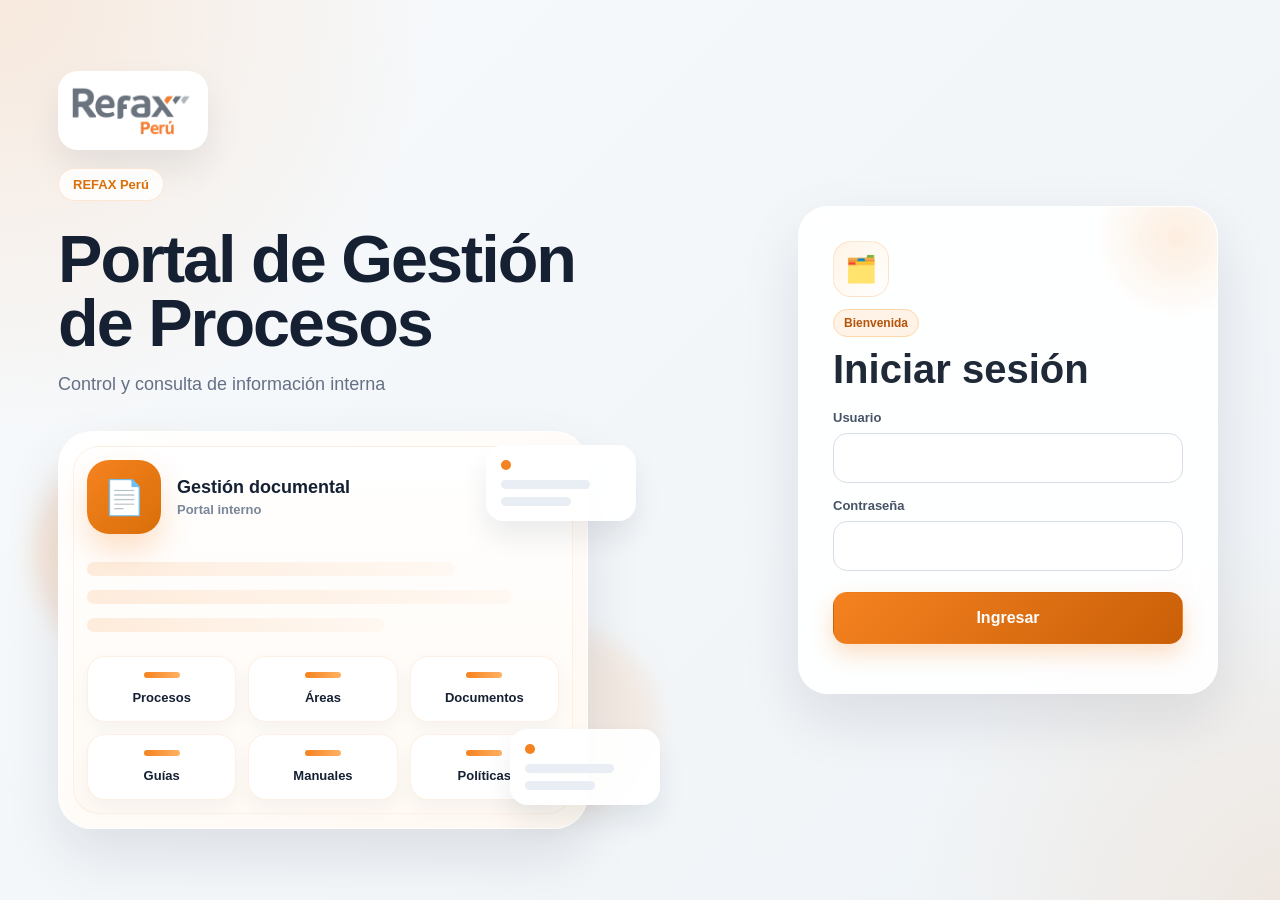
<file: docs/index.html>
<!doctype html><html lang="es"><head><meta charset="utf-8"><meta name="viewport" content="width=device-width,initial-scale=1"><title>Portal de Procesos REFAX</title><link rel="icon" type="image/svg+xml" href="assets/img/favicon-docs.svg"><meta name="theme-color" content="#f58220"></head><body><script>location.replace(sessionStorage.getItem('portal_procesos_access_token')?'dashboard.html':'login.html')</script></body></html>
</file>
<file: docs/assets/css/estilos.css>
:root {
  --primary: #f58220;
  --primary-strong: #c95f08;
  --primary-soft: #fff3e7;
  --primary-border: #fed7aa;
  --ink-900: #1b1f24;
  --ink-800: #2c3440;
  --ink-700: #4a5565;
  --ink-600: #667085;
  --ink-500: #8c97a6;
  --line: #e7ebf0;
  --line-strong: #d8dee6;
  --surface: #ffffff;
  --surface-soft: #f7f9fc;
  --bg: #f3f5f8;
  --shadow-sm: 0 6px 18px rgba(16, 24, 40, 0.06);
  --shadow-md: 0 16px 40px rgba(16, 24, 40, 0.1);
  --radius-lg: 22px;
  --radius-md: 16px;
  --radius-sm: 12px;
  --success-bg: #dcfce7;
  --success-text: #166534;
  --warning-bg: #fff2d6;
  --warning-text: #9a5800;
  --danger-bg: #fff1e8;
  --danger-text: #b45309;
}

* { box-sizing: border-box; }
html { scroll-behavior: smooth; }
body {
  margin: 0;
  background: linear-gradient(180deg, #f8fafc 0%, #f3f5f8 100%);
  color: var(--ink-800);
  font-family: Inter, Arial, Helvetica, sans-serif;
}
img { max-width: 100%; display: block; }
a { color: inherit; }
button, input, select, textarea { font: inherit; }
[hidden] { display: none !important; }

/* ===== App layout ===== */
body.with-sidebar { min-height: 100vh; }
.mobile-menu-btn { display: none; }
.app-sidebar {
  position: fixed;
  inset: 0 auto 0 0;
  width: 284px;
  background: linear-gradient(180deg, #171b22 0%, #222833 100%);
  color: #fff;
  padding: 18px 16px;
  box-shadow: 14px 0 38px rgba(15, 23, 42, 0.16);
  z-index: 30;
  display: flex;
  flex-direction: column;
  transition: width 0.25s ease, transform 0.25s ease;
}
.app-sidebar.collapsed { width: 94px; }
.sidebar-top { display: flex; align-items: center; justify-content: space-between; gap: 10px; margin-bottom: 18px; }
.brand {
  display: flex;
  align-items: center;
  gap: 12px;
  min-width: 0;
  flex: 1;
  background: rgba(255,255,255,0.04);
  border: 1px solid rgba(255,255,255,0.08);
  border-radius: 18px;
  padding: 10px;
}
.brand img {
  width: 70px;
  height: 46px;
  object-fit: contain;
  background: #fff;
  border-radius: 12px;
  padding: 6px;
  flex-shrink: 0;
}
.brand-copy { display: flex; flex-direction: column; min-width: 0; }
.brand-copy b { font-size: 14px; line-height: 1.25; }
.brand-copy small { color: #b8c0cc; font-size: 12px; }
.sidebar-toggle {
  width: 38px;
  height: 38px;
  border: none;
  border-radius: 12px;
  cursor: pointer;
  background: rgba(255,255,255,0.08);
  color: #fff;
  font-size: 22px;
  transition: background 0.2s ease, transform 0.2s ease;
}
.sidebar-toggle:hover { background: var(--primary); transform: translateY(-1px); }
.sidebar-scroll { overflow: auto; padding-right: 4px; }
.sidebar-scroll::-webkit-scrollbar { width: 7px; }
.sidebar-scroll::-webkit-scrollbar-thumb { background: rgba(255,255,255,0.12); border-radius: 100px; }
.nav-section { margin-top: 12px; }
.nav-section-title {
  color: #9aa4b2;
  font-size: 11px;
  text-transform: uppercase;
  letter-spacing: 0.12em;
  padding: 8px 12px 10px;
}
.app-sidebar nav { display: grid; gap: 6px; }
.app-sidebar nav a {
  display: flex;
  align-items: center;
  gap: 12px;
  text-decoration: none;
  color: #d8dee9;
  padding: 12px 13px;
  border-radius: 14px;
  transition: background 0.2s ease, transform 0.2s ease, color 0.2s ease;
  position: relative;
}
.app-sidebar nav a:hover { background: rgba(245,130,32,0.14); color: #fff; transform: translateX(2px); }
.app-sidebar nav a.active {
  background: linear-gradient(90deg, rgba(245,130,32,0.22) 0%, rgba(245,130,32,0.15) 100%);
  color: #fff;
  box-shadow: inset 0 0 0 1px rgba(245,130,32,0.22);
}
.app-sidebar nav a.active::before {
  content: "";
  position: absolute;
  left: -8px;
  top: 10px;
  bottom: 10px;
  width: 4px;
  border-radius: 99px;
  background: var(--primary);
}
.nav-icon {
  width: 22px;
  min-width: 22px;
  display: inline-flex;
  justify-content: center;
  align-items: center;
  font-size: 18px;
}
.nav-label, .brand-copy { transition: opacity 0.2s ease; }
.app-sidebar.collapsed .nav-label,
.app-sidebar.collapsed .brand-copy,
.app-sidebar.collapsed .nav-section-title,
.app-sidebar.collapsed .side-user-copy,
.app-sidebar.collapsed .logout-btn .nav-label { display: none; }
.app-sidebar.collapsed nav a { justify-content: center; }
.app-sidebar.collapsed .brand { padding: 8px; justify-content: center; }
.app-sidebar.collapsed .brand img { width: 56px; }
.app-sidebar.collapsed .side-user { align-items: center; }
.app-sidebar.collapsed .logout-btn { width: 42px; padding: 10px; justify-content: center; }
.side-user {
  margin-top: auto;
  padding: 14px;
  border: 1px solid rgba(255,255,255,0.09);
  border-radius: 18px;
  background: rgba(255,255,255,0.05);
  display: grid;
  grid-template-columns: auto 1fr auto;
  align-items: center;
  gap: 10px;
}
.side-user-icon {
  width: 42px;
  height: 42px;
  border-radius: 14px;
  display: grid;
  place-items: center;
  background: linear-gradient(135deg, var(--primary) 0%, var(--primary-strong) 100%);
  font-weight: 800;
}
.side-user-copy { min-width: 0; }
.side-user-copy b { display:block; font-size: 14px; white-space: nowrap; overflow: hidden; text-overflow: ellipsis; }
.side-user-copy small { color: #b8c0cc; }
.logout-btn {
  border: none;
  background: rgba(255,255,255,0.06);
  color: #fff;
  width: auto;
  border-radius: 12px;
  cursor: pointer;
  display: inline-flex;
  align-items: center;
  gap: 8px;
  padding: 10px 12px;
}
.logout-btn:hover { background: var(--primary); }

.page {
  margin-left: 284px;
  min-height: 100vh;
  padding: 24px;
  transition: margin-left 0.25s ease;
}
body.sidebar-collapsed .page { margin-left: 94px; }
.page-utility {
  display: flex;
  justify-content: space-between;
  align-items: center;
  gap: 14px;
  margin-bottom: 18px;
  flex-wrap: wrap;
}
.breadcrumbs {
  display: inline-flex;
  align-items: center;
  gap: 8px;
  padding: 8px 14px;
  border-radius: 999px;
  background: rgba(255,255,255,0.88);
  border: 1px solid var(--line);
  color: var(--ink-600);
  font-size: 13px;
  box-shadow: var(--shadow-sm);
}
.breadcrumbs b { color: var(--ink-800); }
.utility-right { display: flex; gap: 10px; flex-wrap: wrap; }
.pill {
  display: inline-flex;
  align-items: center;
  gap: 8px;
  padding: 8px 14px;
  border-radius: 999px;
  border: 1px solid var(--line);
  background: rgba(255,255,255,0.88);
  box-shadow: var(--shadow-sm);
  color: var(--ink-700);
  font-size: 13px;
}
.pill strong { color: var(--ink-900); }
.pill-accent { background: var(--primary-soft); color: var(--danger-text); border-color: var(--primary-border); }

.page-head {
  display: flex;
  justify-content: space-between;
  align-items: flex-start;
  gap: 18px;
  padding: 28px;
  border-radius: var(--radius-lg);
  background: linear-gradient(135deg, #ffffff 0%, #fff7ef 100%);
  border: 1px solid var(--line);
  box-shadow: var(--shadow-sm);
  margin-bottom: 18px;
}
.page-head h1 { margin: 0; font-size: 30px; color: var(--ink-900); }
.page-head .muted { max-width: 780px; }
.page-head-actions { display: flex; gap: 10px; align-items: center; flex-wrap: wrap; }
.eyebrow {
  display: inline-flex;
  align-items: center;
  gap: 7px;
  background: var(--primary-soft);
  color: var(--danger-text);
  border: 1px solid var(--primary-border);
  border-radius: 999px;
  padding: 6px 10px;
  font-size: 12px;
  font-weight: 700;
  margin-bottom: 10px;
}
.muted { color: var(--ink-600); line-height: 1.6; }

.page-stats {
  display: grid;
  grid-template-columns: repeat(4, minmax(0, 1fr));
  gap: 14px;
  margin-bottom: 18px;
}
.stat-card,
.metric {
  background: var(--surface);
  border: 1px solid var(--line);
  border-radius: 20px;
  padding: 18px 20px;
  box-shadow: var(--shadow-sm);
  position: relative;
  overflow: hidden;
}
.stat-card::before,
.metric::before {
  content: "";
  position: absolute;
  inset: 0 auto auto 0;
  width: 100%;
  height: 4px;
  background: linear-gradient(90deg, var(--primary) 0%, var(--primary-strong) 100%);
}
.stat-label,
.metric { color: var(--ink-700); }
.stat-card strong,
.metric strong { display: block; font-size: 32px; margin-top: 10px; color: var(--ink-900); }
.stat-sub { color: var(--ink-500); font-size: 13px; margin-top: 6px; }
.metrics {
  display: grid;
  grid-template-columns: repeat(4, minmax(0, 1fr));
  gap: 14px;
  margin-bottom: 18px;
}
.metric:nth-child(1)::before { background: linear-gradient(90deg, #f58220 0%, #ff9f52 100%); }
.metric:nth-child(2)::before { background: linear-gradient(90deg, #202939 0%, #3f4f68 100%); }
.metric:nth-child(3)::before { background: linear-gradient(90deg, #d97706 0%, #f59e0b 100%); }
.metric:nth-child(4)::before { background: linear-gradient(90deg, #0f766e 0%, #14b8a6 100%); }

.grid2 { display: grid; grid-template-columns: 1.5fr 1fr; gap: 18px; }
.grid3 { display: grid; grid-template-columns: repeat(3, 1fr); gap: 18px; }
.panel {
  background: var(--surface);
  border: 1px solid var(--line);
  border-radius: var(--radius-lg);
  padding: 22px;
  box-shadow: var(--shadow-sm);
}
.panel h3, .panel h2 { margin: 0 0 6px; color: var(--ink-900); }
.panel-desc { color: var(--ink-600); font-size: 14px; margin-bottom: 16px; }
.panel-header {
  display: flex;
  align-items: flex-start;
  justify-content: space-between;
  gap: 12px;
  margin-bottom: 16px;
}
.panel-header h3 { margin-bottom: 0; }

.filters {
  display: grid;
  grid-template-columns: minmax(0, 1.25fr) repeat(3, minmax(150px, .78fr)) auto;
  gap: 12px;
  align-items: end;
  margin-bottom: 16px;
}
.filters.filters-simple { grid-template-columns: 1fr auto; }
.input,
select,
textarea {
  width: 100%;
  min-height: 46px;
  border-radius: 14px;
  border: 1px solid var(--line-strong);
  background: #fff;
  color: var(--ink-800);
  padding: 12px 14px;
  outline: none;
  transition: border-color 0.2s ease, box-shadow 0.2s ease, background 0.2s ease;
}
textarea { min-height: 110px; resize: vertical; }
.input:focus,
select:focus,
textarea:focus {
  border-color: rgba(245,130,32,0.65);
  box-shadow: 0 0 0 4px rgba(245,130,32,0.12);
}
label { display: grid; gap: 8px; color: var(--ink-700); font-weight: 600; font-size: 14px; }
small.muted { font-size: 12px; }

.btn {
  min-height: 46px;
  border-radius: 14px;
  border: 1px solid transparent;
  padding: 0 16px;
  cursor: pointer;
  display: inline-flex;
  align-items: center;
  justify-content: center;
  gap: 8px;
  font-weight: 700;
  text-decoration: none;
  transition: transform 0.15s ease, box-shadow 0.2s ease, background 0.2s ease, border-color 0.2s ease;
}
.btn:hover { transform: translateY(-1px); }
.btn:disabled { opacity: 0.65; cursor: not-allowed; transform: none; }
.btn-primary {
  background: linear-gradient(135deg, var(--primary) 0%, var(--primary-strong) 100%);
  color: #fff;
  box-shadow: 0 10px 22px rgba(245,130,32,0.25);
}
.btn-primary:hover { box-shadow: 0 16px 28px rgba(245,130,32,0.32); }
.btn-secondary {
  background: #fff;
  border-color: var(--line-strong);
  color: var(--ink-800);
}
.btn-secondary:hover { border-color: #c3cad4; background: #f8fafc; }
.btn-danger {
  background: #6f3a11;
  border-color: #6f3a11;
  color: #fff;
}
.btn-danger:hover { background: #5d2e0b; border-color: #5d2e0b; }
.btn-ghost { background: transparent; border-color: var(--line-strong); color: var(--ink-700); }
.btn-sm { min-height: 36px; border-radius: 12px; padding: 0 12px; font-size: 13px; }
.action-row { display: flex; gap: 8px; flex-wrap: wrap; }

.readonly-note,
.security-note,
.info-banner {
  margin-bottom: 18px;
  border-radius: 18px;
  padding: 16px 18px;
  background: linear-gradient(135deg, #fff7ed 0%, #fff 100%);
  border: 1px solid var(--primary-border);
  color: var(--danger-text);
  box-shadow: var(--shadow-sm);
}
.readonly-note strong,
.security-note strong,
.info-banner strong { color: #9a3412; }

.table-wrap {
  overflow: auto;
  border: 1px solid var(--line);
  border-radius: 18px;
  background: linear-gradient(180deg, #fff 0%, #fbfcfe 100%);
}
.table {
  width: 100%;
  border-collapse: collapse;
  min-width: 860px;
}
.table th {
  position: sticky;
  top: 0;
  z-index: 1;
  background: #fbfcfd;
  color: var(--ink-600);
  font-size: 12px;
  text-transform: uppercase;
  letter-spacing: 0.04em;
  text-align: left;
  padding: 14px 16px;
  border-bottom: 1px solid var(--line);
}
.table td {
  padding: 16px;
  border-bottom: 1px solid var(--line);
  vertical-align: top;
}
.table tbody tr:nth-child(even) { background: rgba(248,250,252,0.66); }
.table tbody tr:hover { background: rgba(255,243,231,0.45); }
.table tbody tr:last-child td { border-bottom: none; }
.table b { color: var(--ink-900); }
.cell-title { display: flex; flex-direction: column; gap: 4px; }
.cell-title strong, .cell-title b { font-size: 14px; }
.cell-sub { color: var(--ink-500); font-size: 12px; line-height: 1.45; }
.badge, .badge-red, .status-active, .status-inactive, .tag {
  display: inline-flex;
  align-items: center;
  justify-content: center;
  padding: 6px 10px;
  border-radius: 999px;
  font-size: 12px;
  font-weight: 700;
}
.badge { background: #eef2f6; color: var(--ink-700); }
.badge-red { background: var(--primary-soft); color: var(--danger-text); }
.status-active { background: var(--success-bg); color: var(--success-text); }
.status-inactive { background: #edf1f5; color: var(--ink-700); }
.tag-dark { background: #eef2ff; color: #3730a3; }
.tag-doc { background: #ecfeff; color: #155e75; }
.source-note { margin-top: 4px; color: var(--ink-500); font-size: 12px; }

.doc-links { display: flex; flex-wrap: wrap; gap: 8px; }
.doc-link {
  text-decoration: none;
  display: inline-flex;
  align-items: center;
  gap: 6px;
  padding: 7px 10px;
  border-radius: 12px;
  border: 1px solid #dbe4ef;
  background: #fff;
  color: var(--ink-700);
  font-size: 12px;
  font-weight: 700;
}
.doc-link:hover { border-color: var(--primary); color: var(--primary-strong); background: var(--primary-soft); }
.doc-link.primary { background: var(--primary-soft); border-color: var(--primary-border); color: var(--danger-text); }
.password-protected { color: var(--ink-600); font-weight: 700; }
.password-protected small { color: var(--ink-500); }
.user-actions { display: flex; flex-wrap: wrap; gap: 8px; }

.form-grid {
  display: grid;
  grid-template-columns: repeat(2, minmax(0, 1fr));
  gap: 16px;
}
.form-grid .full { grid-column: 1 / -1; }
.toolbar,
.credential-actions {
  display: flex;
  gap: 10px;
  flex-wrap: wrap;
  justify-content: flex-end;
}

.modal {
  position: fixed;
  inset: 0;
  z-index: 60;
  display: grid;
  place-items: center;
  background: rgba(15, 23, 42, 0.52);
  padding: 24px;
}
.modal-card {
  width: min(760px, 100%);
  max-height: min(88vh, 900px);
  overflow: auto;
  background: #fff;
  border-radius: 24px;
  border: 1px solid rgba(255,255,255,0.3);
  box-shadow: var(--shadow-md);
  padding: 24px;
}
.modal-card h2 { margin-top: 0; color: var(--ink-900); }
.modal-sm { width: min(540px, 100%); }
.credential-card { text-align: center; }
.credential-icon {
  width: 66px; height: 66px; border-radius: 20px; margin: 0 auto 12px;
  display: grid; place-items: center; font-size: 30px; background: var(--primary-soft); color: var(--danger-text);
}
.credential-box {
  display: grid;
  gap: 10px;
  text-align: left;
  margin: 18px 0 22px;
}
.credential-box > div {
  background: var(--surface-soft);
  border: 1px solid var(--line);
  border-radius: 16px;
  padding: 14px 16px;
}
.credential-box span { display: block; color: var(--ink-500); font-size: 12px; margin-bottom: 5px; }
.credential-box strong { color: var(--ink-900); word-break: break-word; }

.loading-block,
.loading-cell {
  display: flex;
  align-items: center;
  justify-content: center;
  gap: 10px;
  padding: 28px;
  color: var(--ink-600);
}
.loading-cell { text-align: center; }
.spinner {
  width: 18px;
  height: 18px;
  border-radius: 999px;
  border: 3px solid rgba(245,130,32,0.25);
  border-top-color: var(--primary);
  animation: spin 0.8s linear infinite;
}
@keyframes spin { to { transform: rotate(360deg); } }
.empty {
  padding: 26px 12px;
  text-align: center;
  color: var(--ink-500);
}
.message {
  margin-bottom: 18px;
  padding: 14px 16px;
  border-radius: 16px;
  border: 1px solid transparent;
  box-shadow: var(--shadow-sm);
}
.message.ok { background: #ecfdf3; color: #027a48; border-color: #abefc6; }
.message.error { background: #fff4ed; color: #c2410c; border-color: #fdba74; }

.bars { display: grid; gap: 12px; }
.bar-row {
  display: grid;
  grid-template-columns: minmax(120px, 0.8fr) 1fr auto;
  gap: 12px;
  align-items: center;
}
.bar-row span { color: var(--ink-700); font-size: 13px; }
.bar-row b { color: var(--ink-900); }
.bar-track {
  height: 12px;
  border-radius: 999px;
  background: #eef2f7;
  overflow: hidden;
}
.bar-fill {
  height: 100%;
  border-radius: inherit;
  background: linear-gradient(90deg, var(--primary) 0%, #ffb16a 100%);
}

.quick-list { display: grid; gap: 12px; }
.quick-item {
  border: 1px solid var(--line);
  border-radius: 16px;
  padding: 14px 16px;
  background: linear-gradient(180deg, #fff 0%, #fbfcfe 100%);
}
.quick-item strong { color: var(--ink-900); display: block; margin-bottom: 4px; }
.quick-item small { color: var(--ink-500); }

/* =========================
   LOGIN CORPORATIVO REFAX
========================= */
.login-corporate-shell {
  min-height: 100vh;
  display: grid;
  grid-template-columns: 1.15fr 0.85fr;
  background:
    radial-gradient(circle at top left, rgba(245,130,32,0.14) 0%, rgba(245,130,32,0) 28%),
    radial-gradient(circle at bottom right, rgba(245,130,32,0.10) 0%, rgba(245,130,32,0) 24%),
    linear-gradient(135deg, #f8fafc 0%, #eef3f7 100%);
}
.login-corporate-hero {
  position: relative;
  padding: 54px 58px;
  display: flex;
  flex-direction: column;
  justify-content: center;
  overflow: hidden;
}
.login-corporate-top {
  display: flex;
  flex-direction: column;
  align-items: flex-start;
  gap: 18px;
}
.login-corporate-logo {
  width: 150px;
  padding: 12px;
  background: #ffffff;
  border-radius: 20px;
  box-shadow: 0 18px 34px rgba(15, 23, 42, 0.08);
}
.login-corporate-badge {
  display: inline-flex;
  align-items: center;
  padding: 8px 14px;
  border-radius: 999px;
  background: rgba(255,255,255,0.85);
  border: 1px solid rgba(245,130,32,0.18);
  color: #d96f08;
  font-size: 13px;
  font-weight: 700;
}
.login-corporate-copy {
  margin-top: 26px;
  max-width: 560px;
}
.login-corporate-copy h1 {
  margin: 0;
  font-size: clamp(2.7rem, 5.2vw, 4.8rem);
  line-height: 0.97;
  letter-spacing: -0.03em;
  color: #162033;
}
.login-corporate-copy p {
  margin: 18px 0 0;
  font-size: 18px;
  color: #667085;
  font-weight: 500;
}
.login-corporate-visual {
  position: relative;
  margin-top: 36px;
  width: 100%;
  max-width: 620px;
  min-height: 370px;
}
.hero-glow {
  position: absolute;
  border-radius: 999px;
  filter: blur(12px);
}
.hero-glow-a {
  width: 220px;
  height: 220px;
  background: rgba(245,130,32,0.16);
  top: 12px;
  left: -24px;
}
.hero-glow-b {
  width: 180px;
  height: 180px;
  background: rgba(245,130,32,0.10);
  bottom: 18px;
  right: 20px;
}
.hero-board {
  position: relative;
  z-index: 2;
  width: 100%;
  max-width: 530px;
  min-height: 290px;
  padding: 28px;
  border-radius: 34px;
  background: linear-gradient(145deg, rgba(255,255,255,0.98) 0%, rgba(255,248,241,0.98) 100%);
  border: 1px solid rgba(255,255,255,0.85);
  box-shadow: 0 26px 56px rgba(15, 23, 42, 0.10);
  overflow: hidden;
}
.hero-board::before {
  content: "";
  position: absolute;
  inset: 14px;
  border-radius: 26px;
  background: linear-gradient(180deg, #ffffff 0%, #fffaf4 100%);
  border: 1px solid rgba(245,130,32,0.10);
}
.hero-board-header {
  position: relative;
  z-index: 1;
  display: flex;
  align-items: center;
  gap: 16px;
}
.hero-board-icon {
  width: 74px;
  height: 74px;
  border-radius: 22px;
  display: grid;
  place-items: center;
  background: linear-gradient(135deg, #f58220 0%, #d96f08 100%);
  color: #fff;
  font-size: 34px;
  box-shadow: 0 16px 30px rgba(245,130,32,0.24);
}
.hero-board-title strong {
  display: block;
  color: #162033;
  font-size: 18px;
  font-weight: 800;
}
.hero-board-title span {
  display: block;
  margin-top: 4px;
  color: #7a8699;
  font-size: 13px;
  font-weight: 600;
}
.hero-board-lines {
  position: relative;
  z-index: 1;
  display: grid;
  gap: 14px;
  margin-top: 28px;
}
.hero-board-lines span {
  display: block;
  height: 14px;
  border-radius: 999px;
  background: linear-gradient(90deg, rgba(245,130,32,0.14) 0%, rgba(245,130,32,0.04) 100%);
}
.hero-board-lines span:nth-child(1) { width: 78%; }
.hero-board-lines span:nth-child(2) { width: 90%; }
.hero-board-lines span:nth-child(3) { width: 63%; }
.hero-board-grid {
  position: relative;
  z-index: 1;
  display: grid;
  grid-template-columns: repeat(3, minmax(0, 1fr));
  gap: 12px;
  margin-top: 24px;
}
.hero-mini-card {
  padding: 15px 12px;
  border-radius: 18px;
  background: #ffffff;
  border: 1px solid rgba(245,130,32,0.12);
  box-shadow: 0 8px 20px rgba(15, 23, 42, 0.04);
  text-align: center;
}
.hero-mini-card i {
  display: block;
  width: 36px;
  height: 6px;
  margin: 0 auto 10px;
  border-radius: 999px;
  background: linear-gradient(90deg, #f58220 0%, #ffb263 100%);
}
.hero-mini-card b {
  color: #162033;
  font-size: 13px;
  font-weight: 700;
}
.hero-float-card {
  position: absolute;
  z-index: 3;
  width: 150px;
  padding: 14px;
  border-radius: 18px;
  background: rgba(255,255,255,0.94);
  box-shadow: 0 16px 28px rgba(15, 23, 42, 0.08);
  border: 1px solid rgba(255,255,255,0.82);
}
.float-top { top: 14px; right: 42px; }
.float-bottom { right: 18px; bottom: 24px; }
.hero-dot {
  width: 10px;
  height: 10px;
  border-radius: 999px;
  background: #f58220;
  margin-bottom: 10px;
}
.hero-float-lines { display: grid; gap: 8px; }
.hero-float-lines span {
  display: block;
  height: 9px;
  border-radius: 999px;
  background: #e9eef5;
}
.hero-float-lines span:first-child { width: 74%; }
.hero-float-lines span:last-child { width: 58%; }
.login-corporate-panel {
  display: grid;
  place-items: center;
  padding: 32px;
}
.login-corporate-card {
  width: min(420px, 100%);
  padding: 34px;
  border-radius: 30px;
  background: rgba(255,255,255,0.92);
  border: 1px solid rgba(255,255,255,0.80);
  backdrop-filter: blur(14px);
  box-shadow: 0 24px 60px rgba(15, 23, 42, 0.10);
  position: relative;
  overflow: hidden;
}
.login-corporate-card::before {
  content: "";
  position: absolute;
  top: -50px;
  right: -40px;
  width: 160px;
  height: 160px;
  border-radius: 999px;
  background: radial-gradient(circle, rgba(245,130,32,0.14) 0%, rgba(245,130,32,0) 74%);
}
.login-corporate-card-icon {
  width: 56px;
  height: 56px;
  border-radius: 18px;
  display: grid;
  place-items: center;
  background: linear-gradient(135deg, #fff4e7 0%, #ffffff 100%);
  border: 1px solid rgba(245,130,32,0.18);
  font-size: 26px;
  position: relative;
  z-index: 1;
  margin-bottom: 12px;
}
.login-corporate-card .eyebrow {
  position: relative;
  z-index: 1;
  display: inline-flex;
  margin-bottom: 10px;
}
.login-corporate-card h2 {
  position: relative;
  z-index: 1;
  margin: 0 0 18px;
  font-size: 40px;
  color: #1f2937;
}
.login-corporate-form {
  position: relative;
  z-index: 1;
  display: grid;
  gap: 15px;
}
.login-corporate-form label {
  display: grid;
  gap: 8px;
  color: #475467;
  font-size: 13px;
  font-weight: 700;
}
.login-corporate-form .input {
  height: 50px;
  border-radius: 14px;
  border: 1px solid #d6dde8;
  background: rgba(255,255,255,0.95);
  padding: 0 14px;
  font-size: 14px;
  outline: none;
  transition: all .2s ease;
}
.login-corporate-form .input:focus {
  border-color: rgba(245,130,32,0.7);
  box-shadow: 0 0 0 4px rgba(245,130,32,0.10);
}
.login-corporate-form .btn {
  width: 100%;
  margin-top: 6px;
  height: 52px;
  border-radius: 14px;
  font-size: 16px;
  font-weight: 800;
}
@media (max-width: 1080px) {
  .login-corporate-shell { grid-template-columns: 1fr; }
  .login-corporate-hero { padding: 42px 28px 10px; }
  .login-corporate-panel { padding: 24px 28px 42px; }
  .login-corporate-copy h1 { font-size: clamp(2.4rem, 8vw, 3.8rem); }
  .login-corporate-visual { min-height: 320px; }
}
@media (max-width: 720px) {
  .login-corporate-copy p { font-size: 15px; }
  .hero-board-grid { grid-template-columns: repeat(2, minmax(0, 1fr)); }
  .hero-float-card { display: none; }
  .login-corporate-card { padding: 26px; border-radius: 24px; }
  .login-corporate-card h2 { font-size: 30px; }
}

.welcome-user-badge {
  display: inline-flex;
  align-items: center;
  margin-top: 16px;
  padding: 10px 14px;
  border-radius: 999px;
  background: rgba(255,255,255,0.85);
  border: 1px solid var(--primary-border);
  color: var(--primary-strong);
  font-weight: 700;
  box-shadow: var(--shadow-sm);
}
.dashboard-head .muted { margin: 10px 0 0; }

@media (max-width: 1200px) {
  .grid2 { grid-template-columns: 1fr; }
  .page-stats, .metrics { grid-template-columns: repeat(2, minmax(0, 1fr)); }
}
@media (max-width: 980px) {
  .filters { grid-template-columns: 1fr 1fr; }
  .filters > :last-child { grid-column: 1 / -1; }
  .login-layout { grid-template-columns: 1fr; }
  .login-side { display: none; }
  .login-card-wrap { min-height: 100vh; }
}
@media (max-width: 860px) {
  .app-sidebar { transform: translateX(-100%); }
  body.sidebar-open .app-sidebar { transform: translateX(0); }
  .page, body.sidebar-collapsed .page { margin-left: 0; padding: 18px; }
  .page-head { padding: 22px; flex-direction: column; }
  .page-stats, .metrics { grid-template-columns: 1fr 1fr; }
  .page-utility { margin-top: 48px; }
  .mobile-menu-btn {
    position: fixed;
    top: 14px;
    left: 14px;
    z-index: 40;
    border: none;
    width: 44px;
    height: 44px;
    border-radius: 14px;
    display: grid;
    place-items: center;
    background: var(--ink-900);
    color: #fff;
    box-shadow: var(--shadow-md);
  }
}
@media (max-width: 640px) {
  .page-head h1 { font-size: 26px; }
  .filters, .filters.filters-simple, .page-stats, .metrics, .grid3 { grid-template-columns: 1fr; }
  .form-grid { grid-template-columns: 1fr; }
  .toolbar, .credential-actions, .page-head-actions, .user-actions, .action-row { justify-content: stretch; }
  .toolbar .btn, .credential-actions .btn, .page-head-actions .btn, .user-actions .btn, .action-row .btn { width: 100%; }
  .bar-row { grid-template-columns: 1fr; }
  .login-card { padding: 26px; border-radius: 24px; }
  .welcome-user-badge { width: 100%; justify-content: center; }
}

@media print {
  .app-sidebar, .sidebar-toggle, .page-utility, .btn, .page-head-actions, .readonly-note, .security-note { display:none !important; }
  .page { margin:0; padding:0; }
  .panel, .metric, .stat-card, .page-head { box-shadow:none; }
  body { background:#fff; }
}

/* ===== Vistas compactas de consulta ===== */
.filters.filters-content {
  grid-template-columns: minmax(260px, 1.5fr) minmax(180px, .8fr) minmax(160px, .65fr) auto;
}
.compact-table-wrap .table { min-width: 720px; }
.compact-table th { padding-top: 12px; padding-bottom: 12px; }
.compact-table td { padding-top: 12px; padding-bottom: 12px; vertical-align: middle; }
.compact-table .cell-title { gap: 2px; }
.compact-table .cell-title strong { font-size: 14px; line-height: 1.35; }
.compact-table .cell-sub { font-size: 11px; }
@media (max-width: 980px) {
  .filters.filters-content { grid-template-columns: 1fr 1fr; }
  .filters.filters-content .btn { grid-column: 1 / -1; }
}
@media (max-width: 640px) {
  .filters.filters-content { grid-template-columns: 1fr; }
  .filters.filters-content .btn { grid-column: auto; }
}

/* ===== Sincronización OneDrive / SharePoint ===== */
.sync-stats .stat-card strong { font-size: 22px; }
.sync-date, .sync-file { word-break: break-word; }
.sync-source-card {
  display: flex;
  align-items: center;
  gap: 16px;
  padding: 18px;
  border: 1px solid var(--line);
  border-radius: 18px;
  background: var(--surface-soft);
}
.sync-source-icon {
  width: 54px;
  height: 54px;
  min-width: 54px;
  border-radius: 16px;
  display: grid;
  place-items: center;
  background: var(--primary-soft);
  color: var(--primary-strong);
  font-size: 26px;
}
.sync-result { display: grid; gap: 10px; }
.sync-result-row {
  display: grid;
  grid-template-columns: minmax(110px, 1fr) repeat(3, auto);
  gap: 10px;
  align-items: center;
  padding: 12px 14px;
  border: 1px solid var(--line);
  border-radius: 14px;
  background: #fff;
}
.sync-result-row span { color: var(--ink-600); font-size: 13px; }
.sync-flow {
  display: grid;
  grid-template-columns: repeat(4, minmax(0, 1fr));
  gap: 14px;
}
.sync-flow > div {
  border: 1px solid var(--line);
  border-radius: 16px;
  padding: 16px;
  background: linear-gradient(180deg, #fff 0%, #fbfcfe 100%);
}
.sync-flow span {
  width: 30px;
  height: 30px;
  border-radius: 10px;
  display: grid;
  place-items: center;
  margin-bottom: 10px;
  background: var(--primary-soft);
  color: var(--primary-strong);
  font-weight: 800;
}
.sync-flow b { display: block; margin-bottom: 6px; color: var(--ink-900); }
.sync-flow small { color: var(--ink-600); line-height: 1.5; }
.sync-ok { color: var(--success-text) !important; }
.sync-warn { color: var(--warning-text) !important; }
.sync-error { color: #b45309 !important; }
@media (max-width: 980px) {
  .sync-flow { grid-template-columns: 1fr 1fr; }
  .sync-result-row { grid-template-columns: 1fr 1fr; }
}
@media (max-width: 640px) {
  .sync-flow { grid-template-columns: 1fr; }
  .sync-result-row { grid-template-columns: 1fr; }
}
</file>
